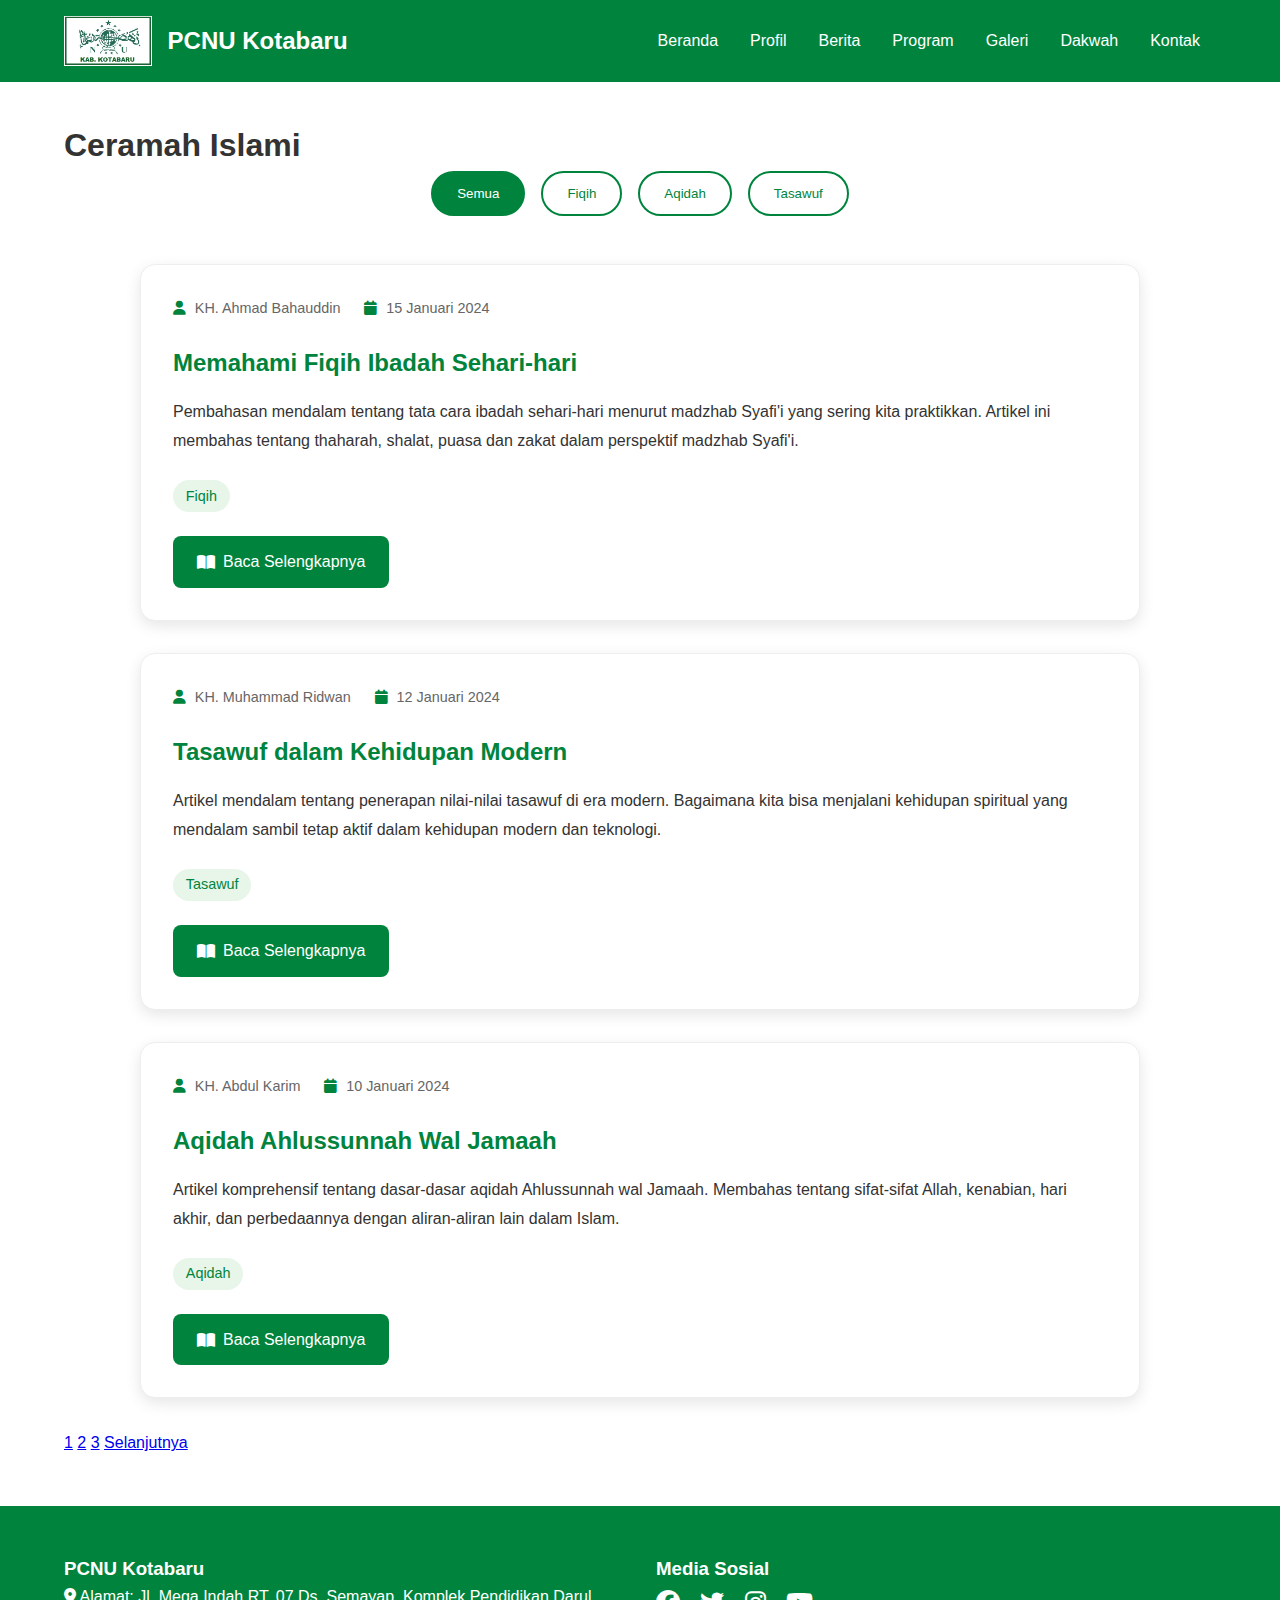
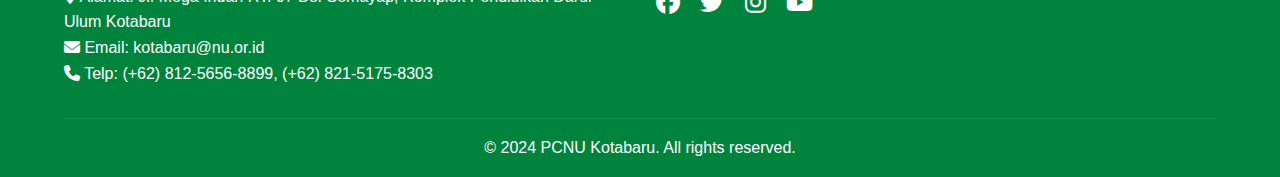
<file: dakwah.html>
<!DOCTYPE html>
<html lang="id">
<head>
    <meta charset="UTF-8">
    <meta name="viewport" content="width=device-width, initial-scale=1.0">
    <title>Dakwah - PCNU Kotabaru</title>
    <link rel="stylesheet" href="css/style.css">
    <link rel="stylesheet" href="https://cdnjs.cloudflare.com/ajax/libs/font-awesome/6.4.0/css/all.min.css">
</head>
<style>
    .dakwah-card {
        background: #fff;
        border-radius: 15px;
        overflow: hidden;
        box-shadow: 0 5px 15px rgba(0,0,0,0.1);
        transition: all 0.3s ease;
        margin-bottom: 2rem;
        border: 1px solid #eee;
    }

    .dakwah-card:hover {
        transform: translateY(-5px);
        box-shadow: 0 10px 30px rgba(0,0,0,0.15);
        border-color: var(--primary-color);
    }

    .dakwah-content {
        padding: 2rem;
    }

    .dakwah-meta {
        display: flex;
        align-items: center;
        gap: 1.5rem;
        margin-bottom: 1.5rem;
        color: #666;
        font-size: 0.9rem;
        flex-wrap: wrap;
    }

    .dakwah-meta i {
        color: var(--primary-color);
        margin-right: 0.3rem;
    }

    .dakwah-title {
        color: var(--primary-color);
        font-size: 1.5rem;
        margin-bottom: 1rem;
        font-weight: 600;
    }

    .dakwah-description {
        color: var(--text-color);
        margin-bottom: 1.5rem;
        line-height: 1.8;
        font-size: 1rem;
    }

    .dakwah-tags {
        display: flex;
        gap: 0.5rem;
        flex-wrap: wrap;
        margin-bottom: 1.5rem;
    }

    .dakwah-tag {
        background: #e8f5e9;
        color: var(--primary-color);
        padding: 0.3rem 0.8rem;
        border-radius: 20px;
        font-size: 0.9rem;
    }

    .watch-button {
        display: inline-flex;
        align-items: center;
        gap: 0.5rem;
        background: var(--primary-color);
        color: white;
        padding: 0.8rem 1.5rem;
        border-radius: 8px;
        text-decoration: none;
        font-weight: 500;
        transition: all 0.3s ease;
    }

    .watch-button:hover {
        background: #006c31;
        transform: translateY(-2px);
    }

    .dakwah-filter {
        display: flex;
        justify-content: center;
        gap: 1rem;
        margin-bottom: 3rem;
        flex-wrap: wrap;
    }

    .filter-btn {
        padding: 0.8rem 1.5rem;
        border: 2px solid var(--primary-color);
        background: transparent;
        color: var(--primary-color);
        border-radius: 30px;
        cursor: pointer;
        font-weight: 500;
        transition: all 0.3s ease;
    }

    .filter-btn.active,
    .filter-btn:hover {
        background: var(--primary-color);
        color: white;
    }

    .dakwah-container {
        max-width: 1000px;
        margin: 0 auto;
    }

    @media (max-width: 768px) {
        .dakwah-meta {
            gap: 1rem;
        }
        
        .dakwah-content {
            padding: 1.5rem;
        }

        .dakwah-title {
            font-size: 1.3rem;
        }

        .watch-button {
            width: 100%;
            justify-content: center;
        }
    }
</style>
<body>
    <header>
        <nav class="navbar">
            <div class="logo">
                <img src="img/logo.jpg" alt="Logo NU">
                <h1>PCNU Kotabaru</h1>
            </div>
            <ul class="nav-links">
                <li><a href="index.html">Beranda</a></li>
                <li><a href="profil.html">Profil</a></li>
                <li><a href="berita.html">Berita</a></li>
                <li><a href="program.html">Program</a></li>
                <li><a href="galeri.html">Galeri</a></li>
                <li><a href="dakwah.html">Dakwah</a></li>
                <li><a href="kontak.html">Kontak</a></li>
            </ul>
            <div class="hamburger">
                <span></span>
                <span></span>
                <span></span>
            </div>
        </nav>
    </header>

    <main class="page-content">
        <section class="dakwah-section">
            <h1>Ceramah Islami</h1>

            <div class="dakwah-filter">
                <button class="filter-btn active">Semua</button>
                <button class="filter-btn">Fiqih</button>
                <button class="filter-btn">Aqidah</button>
                <button class="filter-btn">Tasawuf</button>
            </div>

            <div class="dakwah-container">
                <div class="dakwah-card">
                    <div class="dakwah-content">
                        <div class="dakwah-meta">
                            <span><i class="fas fa-user"></i> KH. Ahmad Bahauddin</span>
                            <span><i class="fas fa-calendar"></i> 15 Januari 2024</span>
                        </div>
                        <h2 class="dakwah-title">Memahami Fiqih Ibadah Sehari-hari</h2>
                        <p class="dakwah-description">Pembahasan mendalam tentang tata cara ibadah sehari-hari menurut madzhab Syafi'i yang sering kita praktikkan. Artikel ini membahas tentang thaharah, shalat, puasa dan zakat dalam perspektif madzhab Syafi'i.</p>
                        <div class="dakwah-tags">
                            <span class="dakwah-tag">Fiqih</span>
                        </div>
                        <a href="#" class="watch-button">
                            <i class="fas fa-book-open"></i>
                            Baca Selengkapnya
                        </a>
                    </div>
                </div>

                <div class="dakwah-card">
                    <div class="dakwah-content">
                        <div class="dakwah-meta">
                            <span><i class="fas fa-user"></i> KH. Muhammad Ridwan</span>
                            <span><i class="fas fa-calendar"></i> 12 Januari 2024</span>
                        </div>
                        <h2 class="dakwah-title">Tasawuf dalam Kehidupan Modern</h2>
                        <p class="dakwah-description">Artikel mendalam tentang penerapan nilai-nilai tasawuf di era modern. Bagaimana kita bisa menjalani kehidupan spiritual yang mendalam sambil tetap aktif dalam kehidupan modern dan teknologi.</p>
                        <div class="dakwah-tags">
                            <span class="dakwah-tag">Tasawuf</span>
                        </div>
                        <a href="#" class="watch-button">
                            <i class="fas fa-book-open"></i>
                            Baca Selengkapnya
                        </a>
                    </div>
                </div>

                <div class="dakwah-card">
                    <div class="dakwah-content">
                        <div class="dakwah-meta">
                            <span><i class="fas fa-user"></i> KH. Abdul Karim</span>
                            <span><i class="fas fa-calendar"></i> 10 Januari 2024</span>
                        </div>
                        <h2 class="dakwah-title">Aqidah Ahlussunnah Wal Jamaah</h2>
                        <p class="dakwah-description">Artikel komprehensif tentang dasar-dasar aqidah Ahlussunnah wal Jamaah. Membahas tentang sifat-sifat Allah, kenabian, hari akhir, dan perbedaannya dengan aliran-aliran lain dalam Islam.</p>
                        <div class="dakwah-tags">
                            <span class="dakwah-tag">Aqidah</span>
                        </div>
                        <a href="#" class="watch-button">
                            <i class="fas fa-book-open"></i>
                            Baca Selengkapnya
                        </a>
                    </div>
                </div>
            </div>

            <div class="pagination">
                <a href="#" class="active">1</a>
                <a href="#">2</a>
                <a href="#">3</a>
                <a href="#" class="next">Selanjutnya</a>
            </div>
        </section>
    </main>

    <footer>
        <div class="footer-content">
            <div class="footer-section">
                <h3>PCNU Kotabaru</h3>
                <p><i class="fas fa-map-marker-alt"></i> Alamat: Jl. Mega Indah RT. 07 Ds. Semayap, Komplek Pendidikan Darul Ulum Kotabaru</p>
                <p><i class="fas fa-envelope"></i> Email: kotabaru@nu.or.id</p>
                <p><i class="fas fa-phone"></i> Telp: (+62) 812-5656-8899, (+62) 821-5175-8303</p>
            </div>

            <div class="footer-section">
                <h3>Media Sosial</h3>
                <div class="social-links">
                    <a href="#"><i class="fab fa-facebook"></i></a>
                    <a href="#"><i class="fab fa-twitter"></i></a>
                    <a href="#"><i class="fab fa-instagram"></i></a>
                    <a href="#"><i class="fab fa-youtube"></i></a>
                </div>
            </div>
        </div>
        <div class="footer-bottom">
            <p>&copy; 2024 PCNU Kotabaru. All rights reserved.</p>
        </div>
    </footer>

    <script src="js/main.js"></script>
    <script>
        // Mendapatkan semua tombol filter dan artikel
        const filterButtons = document.querySelectorAll('.filter-btn');
        const dakwahCards = document.querySelectorAll('.dakwah-card');

        // Menambahkan event listener untuk setiap tombol filter
        filterButtons.forEach(button => {
            button.addEventListener('click', () => {
                // Menghapus kelas active dari semua tombol
                filterButtons.forEach(btn => btn.classList.remove('active'));
                // Menambahkan kelas active ke tombol yang diklik
                button.classList.add('active');

                // Mendapatkan kategori yang dipilih
                const selectedCategory = button.textContent.toLowerCase();

                // Filter artikel berdasarkan kategori
                dakwahCards.forEach(card => {
                    const tags = Array.from(card.querySelectorAll('.dakwah-tag'))
                                    .map(tag => tag.textContent.toLowerCase());
                    
                    if (selectedCategory === 'semua' || tags.includes(selectedCategory)) {
                        card.style.display = 'block';
                        // Animasi fade in
                        card.style.opacity = '0';
                        setTimeout(() => {
                            card.style.opacity = '1';
                        }, 50);
                    } else {
                        card.style.display = 'none';
                    }
                });
            });
        });

        // Menambahkan transisi untuk animasi
        dakwahCards.forEach(card => {
            card.style.transition = 'opacity 0.3s ease';
        });
    </script>
</body>
</html>
</file>
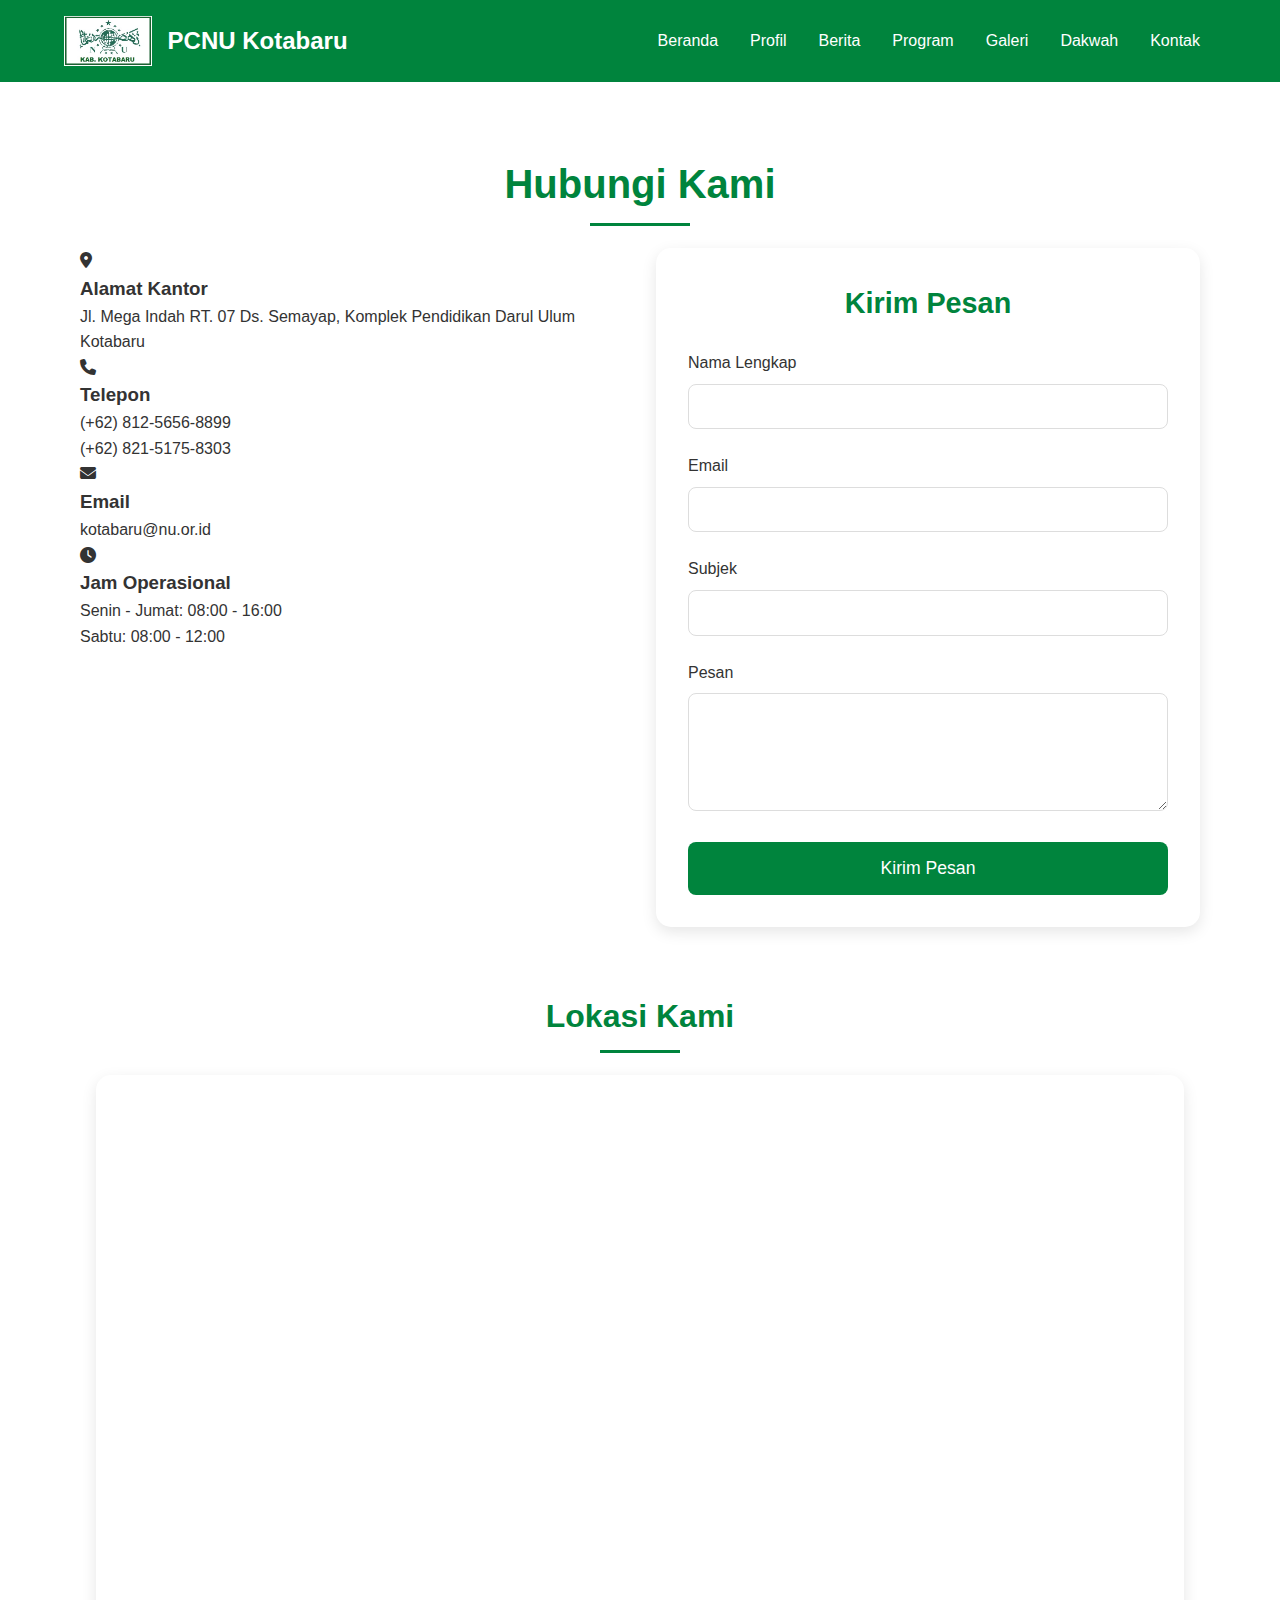
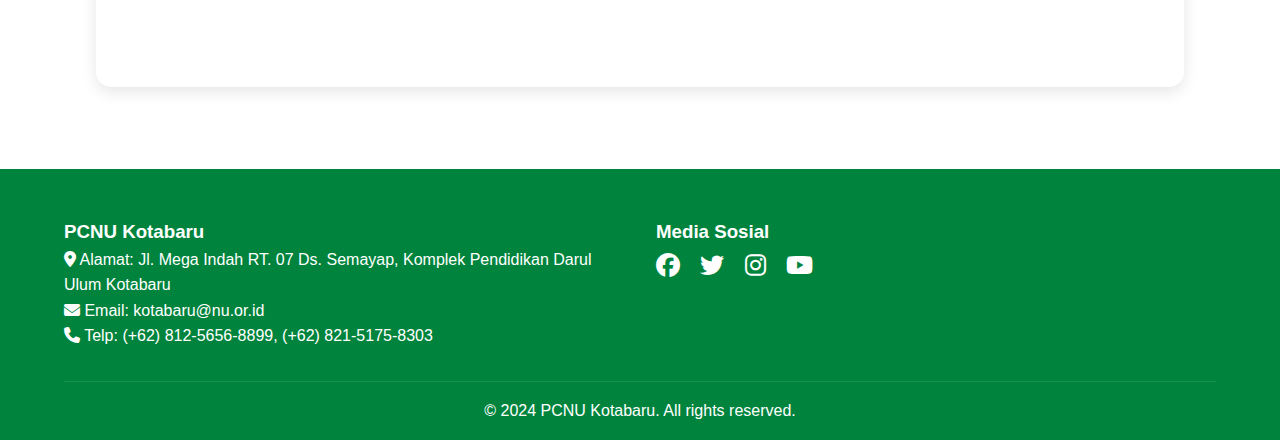
<file: kontak.html>
<!DOCTYPE html>
<html lang="id">
<head>
    <meta charset="UTF-8">
    <meta name="viewport" content="width=device-width, initial-scale=1.0">
    <title>Kontak - PCNU Kotabaru</title>
    <link rel="stylesheet" href="css/style.css">
    <link rel="stylesheet" href="https://cdnjs.cloudflare.com/ajax/libs/font-awesome/6.4.0/css/all.min.css">
</head>
<body>
    <header>
        <nav class="navbar">
            <div class="logo">
                <img src="img/logo.jpg" alt="Logo NU">
                <h1>PCNU Kotabaru</h1>
            </div>
            <ul class="nav-links">
                <li><a href="index.html">Beranda</a></li>
                <li><a href="profil.html">Profil</a></li>
                <li><a href="berita.html">Berita</a></li>
                <li><a href="program.html">Program</a></li>
                <li><a href="galeri.html">Galeri</a></li>
                <li><a href="dakwah.html">Dakwah</a></li>
                <li><a href="kontak.html">Kontak</a></li>
            </ul>
            <div class="hamburger">
                <span></span>
                <span></span>
                <span></span>
            </div>
        </nav>
    </header>

    <main class="page-content">
        <section class="kontak-section">
            <h1>Hubungi Kami</h1>
            
            <div class="kontak-container">
                <div class="kontak-info">
                    <div class="info-item">
                        <i class="fas fa-map-marker-alt"></i>
                        <div class="info-detail">
                            <h3>Alamat Kantor</h3>
                            <p>Jl. Mega Indah RT. 07 Ds. Semayap, Komplek Pendidikan Darul Ulum Kotabaru</p>
                        </div>
                    </div>

                    <div class="info-item">
                        <i class="fas fa-phone"></i>
                        <div class="info-detail">
                            <h3>Telepon</h3>
                            <p>(+62) 812-5656-8899</p>
                            <p>(+62) 821-5175-8303</p>
                        </div>
                    </div>

                    <div class="info-item">
                        <i class="fas fa-envelope"></i>
                        <div class="info-detail">
                            <h3>Email</h3>
                            <p>kotabaru@nu.or.id</p>
                        </div>
                    </div>

                    <div class="info-item">
                        <i class="fas fa-clock"></i>
                        <div class="info-detail">
                            <h3>Jam Operasional</h3>
                            <p>Senin - Jumat: 08:00 - 16:00</p>
                            <p>Sabtu: 08:00 - 12:00</p>
                        </div>
                    </div>
                </div>

                <div class="kontak-form">
                    <h2>Kirim Pesan</h2>
                    <form id="kontakForm" onsubmit="return handleSubmit(event)">
                        <div class="form-group">
                            <label for="nama">Nama Lengkap</label>
                            <input type="text" id="nama" name="nama" required>
                        </div>

                        <div class="form-group">
                            <label for="email">Email</label>
                            <input type="email" id="email" name="email" required>
                        </div>

                        <div class="form-group">
                            <label for="subjek">Subjek</label>
                            <input type="text" id="subjek" name="subjek" required>
                        </div>

                        <div class="form-group">
                            <label for="pesan">Pesan</label>
                            <textarea id="pesan" name="pesan" rows="5" required></textarea>
                        </div>

                        <button type="submit" class="submit-btn">Kirim Pesan</button>
                    </form>
                </div>
            </div>

            <div class="maps-container">
                <h2>Lokasi Kami</h2>
                <div class="google-maps">
                    <!-- Ganti src dengan URL Google Maps PCNU Kotabaru -->
                    <iframe src="https://www.google.com/maps/embed?pb=!1m18!1m12!1m3!1d248.96275211832156!2d116.22055883719084!3d-3.2493271997671913!2m3!1f0!2f0!3f0!3m2!1i1024!2i768!4f13.1!3m3!1m2!1s0x2def312314ed0c53%3A0x80bccb17a3757327!2sGedung%20NU%20Kabupaten%20Kotabaru!5e0!3m2!1sid!2sid!4v1745467878042!5m2!1sid!2sid" width="600" height="450" style="border:0;" allowfullscreen="" loading="lazy" referrerpolicy="no-referrer-when-downgrade"></iframe>
            </div>
        </section>
    </main>

    <footer>
        <div class="footer-content">
            <div class="footer-section">
                <h3>PCNU Kotabaru</h3>
                <p><i class="fas fa-map-marker-alt"></i> Alamat: Jl. Mega Indah RT. 07 Ds. Semayap, Komplek Pendidikan Darul Ulum Kotabaru</p>
                <p><i class="fas fa-envelope"></i> Email: kotabaru@nu.or.id</p>
                <p><i class="fas fa-phone"></i> Telp: (+62) 812-5656-8899, (+62) 821-5175-8303</p>
            </div>

            <div class="footer-section">
                <h3>Media Sosial</h3>
                <div class="social-links">
                    <a href="#"><i class="fab fa-facebook"></i></a>
                    <a href="#"><i class="fab fa-twitter"></i></a>
                    <a href="#"><i class="fab fa-instagram"></i></a>
                    <a href="#"><i class="fab fa-youtube"></i></a>
                </div>
            </div>
        </div>
        <div class="footer-bottom">
            <p>&copy; 2024 PCNU Kotabaru. All rights reserved.</p>
        </div>
    </footer>

    <script src="js/main.js"></script>
    <script src="js/kontak.js"></script>
</body>
</html>
</file>
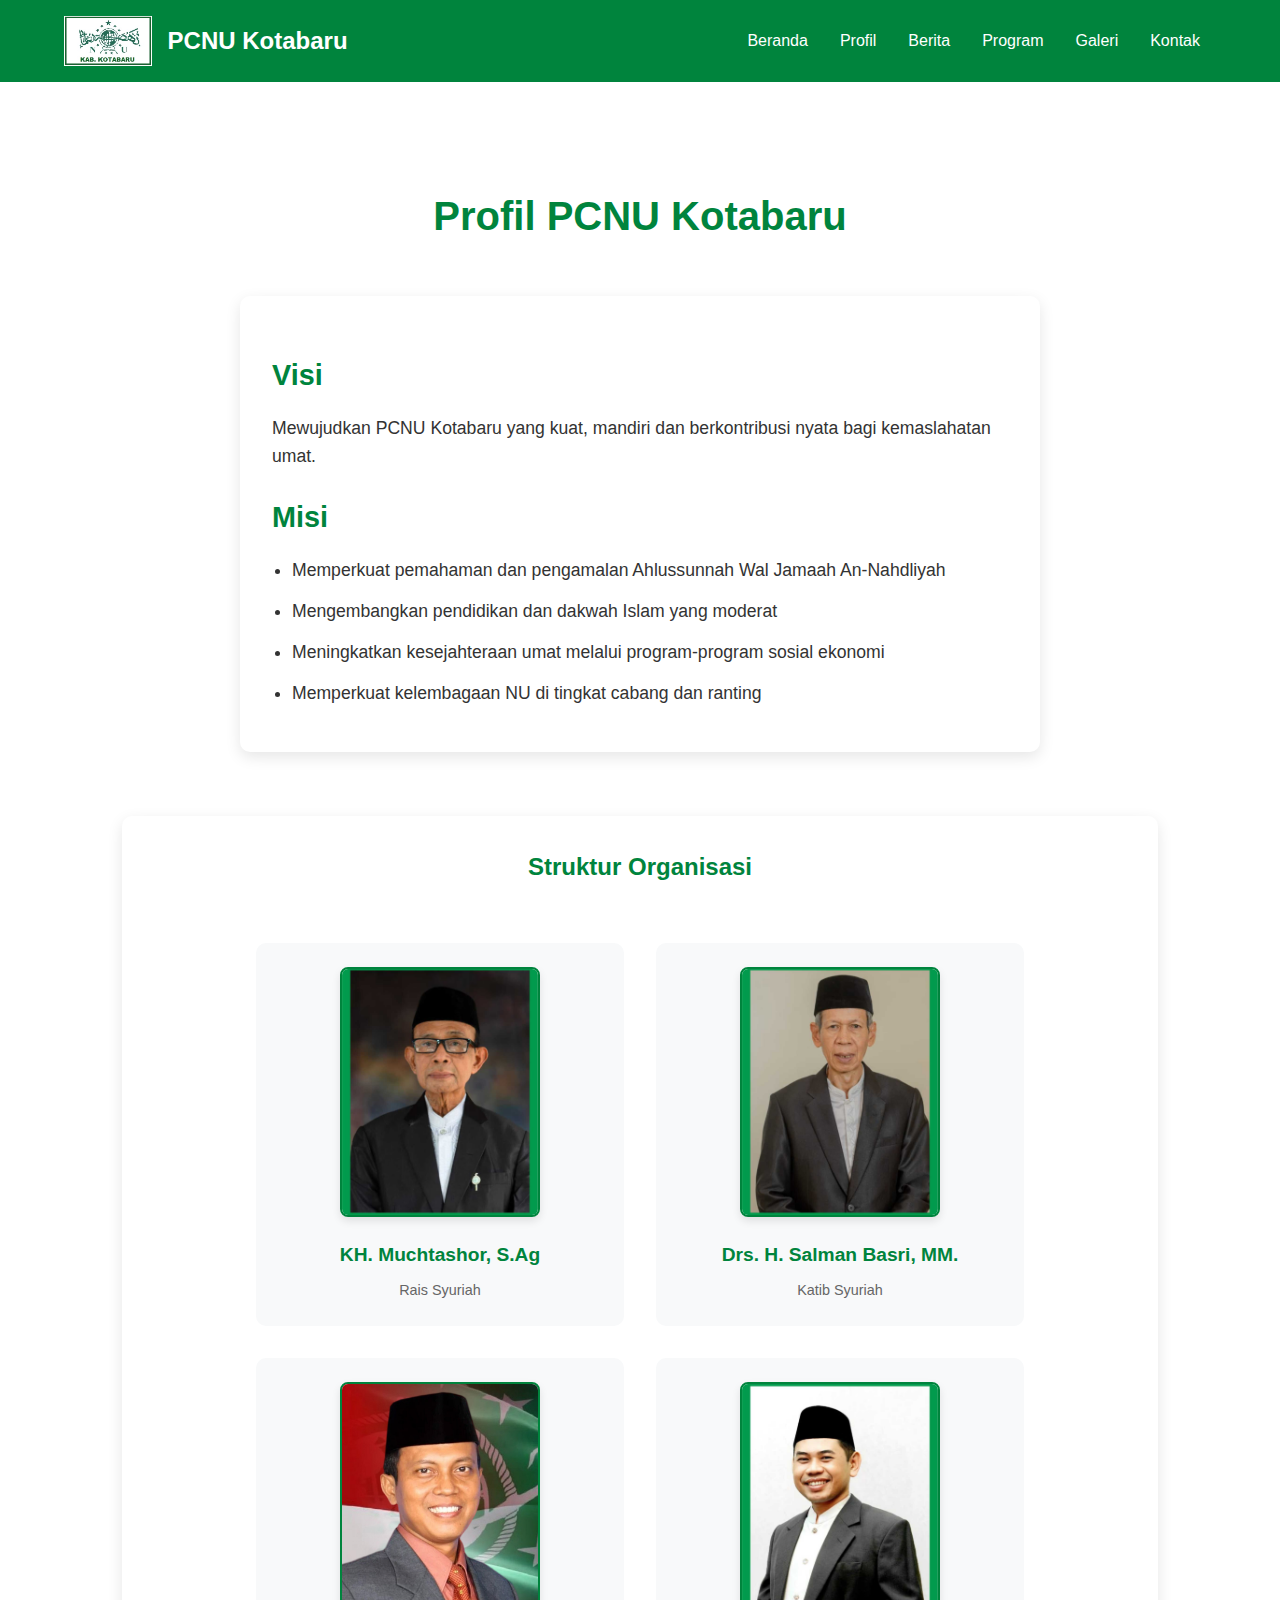
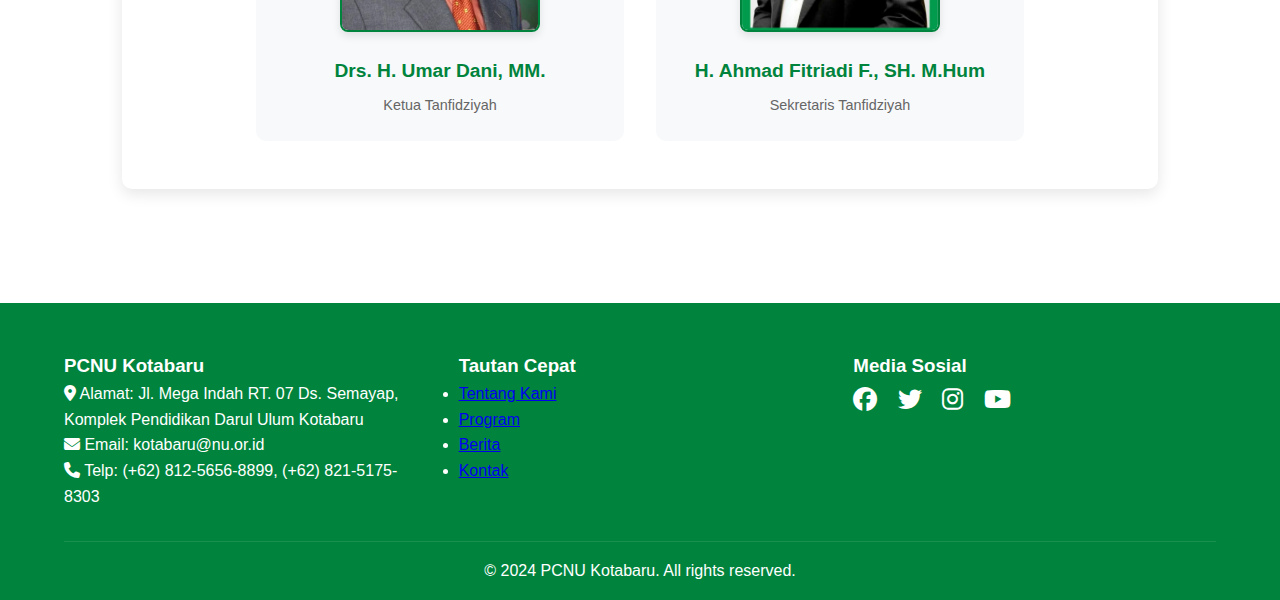
<file: profil.html>
<!DOCTYPE html>
<html lang="id">
<head>
    <meta charset="UTF-8">
    <meta name="viewport" content="width=device-width, initial-scale=1.0">
    <title>Profil - PCNU Kotabaru</title>
    <link rel="stylesheet" href="css/style.css">
    <link rel="stylesheet" href="https://cdnjs.cloudflare.com/ajax/libs/font-awesome/6.4.0/css/all.min.css">
</head>
<body>
    <header>
        <nav class="navbar">
            <div class="logo">
                <img src="img/logo.jpg" alt="Logo NU">
                <h1>PCNU Kotabaru</h1>
            </div>
            <ul class="nav-links">
                <li><a href="index.html">Beranda</a></li>
                <li><a href="profil.html">Profil</a></li>
                <li><a href="berita.html">Berita</a></li>
                <li><a href="program.html">Program</a></li>
                <li><a href="galeri.html">Galeri</a></li>
                <li><a href="kontak.html">Kontak</a></li>
            </ul>
            <div class="hamburger">
                <span></span>
                <span></span>
                <span></span>
            </div>
        </nav>
    </header>

    <main class="page-content">
        <section class="profil-section">
            <h1>Profil PCNU Kotabaru</h1>
            
            <div class="visi-misi">
                <h2>Visi</h2>
                <p>Mewujudkan PCNU Kotabaru yang kuat, mandiri dan berkontribusi nyata bagi kemaslahatan umat.</p>

                <h2>Misi</h2>
                <ul>
                    <li>Memperkuat pemahaman dan pengamalan Ahlussunnah Wal Jamaah An-Nahdliyah</li>
                    <li>Mengembangkan pendidikan dan dakwah Islam yang moderat</li>
                    <li>Meningkatkan kesejahteraan umat melalui program-program sosial ekonomi</li>
                    <li>Memperkuat kelembagaan NU di tingkat cabang dan ranting</li>
                </ul>
            </div>

            <div class="struktur-organisasi">
                <h2>Struktur Organisasi</h2>
                <div class="pengurus-container">
                    <div class="pengurus-card">
                        <img src="img/rais.jpg" alt="Rais Syuriah PCNU">
                        <h3>KH. Muchtashor, S.Ag</h3>
                        <p>Rais Syuriah</p>
                    </div>
                    <div class="pengurus-card">
                        <img src="img/katib.jpg" alt="Katib Syuriah PCNU">
                        <h3>Drs. H. Salman Basri, MM.</h3>
                        <p>Katib Syuriah</p>
                    </div>
                    <div class="pengurus-card">
                        <img src="img/ketua.jpg" alt="Ketua Tanfidziyah PCNU">
                        <h3>Drs. H. Umar Dani, MM.</h3>
                        <p>Ketua Tanfidziyah</p>
                    </div>
                    <div class="pengurus-card">
                        <img src="img/sekretaris.jpg" alt="Sekretaris Tanfidziyah PCNU">
                        <h3>H. Ahmad Fitriadi F., SH. M.Hum</h3>
                        <p>Sekretaris Tanfidziyah</p>
                    </div>
                </div>
            </div>
        </section>
    </main>

    <footer>
        <div class="footer-content">
            <div class="footer-section">
                <h3>PCNU Kotabaru</h3>
                <p><i class="fas fa-map-marker-alt"></i> Alamat: Jl. Mega Indah RT. 07 Ds. Semayap, Komplek Pendidikan Darul Ulum Kotabaru</p>
                <p><i class="fas fa-envelope"></i> Email: kotabaru@nu.or.id</p>
                <p><i class="fas fa-phone"></i> Telp: (+62) 812-5656-8899, (+62) 821-5175-8303</p>
            </div>
            <div class="footer-section">
                <h3>Tautan Cepat</h3>
                <ul>
                    <li><a href="profil.html">Tentang Kami</a></li>
                    <li><a href="program.html">Program</a></li>
                    <li><a href="berita.html">Berita</a></li>
                    <li><a href="kontak.html">Kontak</a></li>
                </ul>
            </div>
            <div class="footer-section">
                <h3>Media Sosial</h3>
                <div class="social-links">
                    <a href="#"><i class="fab fa-facebook"></i></a>
                    <a href="#"><i class="fab fa-twitter"></i></a>
                    <a href="#"><i class="fab fa-instagram"></i></a>
                    <a href="#"><i class="fab fa-youtube"></i></a>
                </div>
            </div>
        </div>
        <div class="footer-bottom">
            <p>&copy; 2024 PCNU Kotabaru. All rights reserved.</p>
        </div>
    </footer>
    <!-- Salin footer dari index.html -->
    <script src="js/main.js"></script>
</body>
</html>
</file>
<file: css/style.css>
:root {
    --primary-color: #00843D;
    --secondary-color: #ffffff;
    --text-color: #333333;
    --accent-color: #F7C035;
}

* {
    margin: 0;
    padding: 0;
    box-sizing: border-box;
}

body {
    font-family: 'Arial', sans-serif;
    line-height: 1.6;
    color: var(--text-color);
}

/* Navbar Styles */
.navbar {
    background-color: var(--primary-color);
    padding: 1rem 5%;
    display: flex;
    justify-content: space-between;
    align-items: center;
    position: fixed;
    width: 100%;
    top: 0;
    z-index: 1000;
}

.logo {
    display: flex;
    align-items: center;
}

.logo img {
    height: 50px;
    margin-right: 1rem;
}

.logo h1 {
    color: var(--secondary-color);
    font-size: 1.5rem;
}

.nav-links {
    display: flex;
    list-style: none;
}

.nav-links li a {
    color: var(--secondary-color);
    text-decoration: none;
    padding: 0.5rem 1rem;
    transition: 0.3s;
}

.nav-links li a:hover {
    color: var(--accent-color);
}

/* Hero Section */
#hero {
    height: 100vh;
    background-image: linear-gradient(rgba(0,0,0,0.5), rgba(0,0,0,0.5)), url('../images/hero-bg.jpg');
    background-size: cover;
    background-position: center;
    display: flex;
    align-items: center;
    justify-content: center;
    text-align: center;
    color: var(--secondary-color);
    padding-top: 80px;
}

.hero-content h1 {
    font-size: 3rem;
    margin-bottom: 1rem;
}

/* News Section */
#berita-terkini,
#program-unggulan,
#galeri-preview {
    padding: 4rem 5%;
}

.berita-grid {
    display: grid;
    grid-template-columns: repeat(auto-fit, minmax(300px, 1fr));
    gap: 2rem;
    margin-top: 2rem;
}

/* Footer Styles */
footer {
    background-color: var(--primary-color);
    color: var(--secondary-color);
    padding: 3rem 5% 1rem;
}

.footer-content {
    display: grid;
    grid-template-columns: repeat(auto-fit, minmax(250px, 1fr));
    gap: 2rem;
}

.social-links a {
    color: var(--secondary-color);
    font-size: 1.5rem;
    margin-right: 1rem;
    transition: 0.3s;
}

.social-links a:hover {
    color: var(--accent-color);
}

.footer-bottom {
    text-align: center;
    margin-top: 2rem;
    padding-top: 1rem;
    border-top: 1px solid rgba(255,255,255,0.1);
}

/* Responsive Design */
@media (max-width: 768px) {
    .nav-links {
        display: none;
    }
    
    .hamburger {
        display: block;
        cursor: pointer;
    }
    
    .hamburger span {
        display: block;
        width: 25px;
        height: 3px;
        background-color: var(--secondary-color);
        margin: 5px 0;
        transition: 0.3s;
    }
}

/* Tambahkan di bawah CSS yang sudah ada */

/* Halaman Profil */
.page-content {
    padding: 120px 5% 50px;
}

/* Profile Section Styles */
.profil-section {
    padding: 4rem 5%;
}

.profil-section h1 {
    font-size: 2.5rem;
    margin-bottom: 2rem;
    color: var(--primary-color);
    text-align: center;
    position: relative;
}

.profil-section h1::after {
    content: '';
    position: absolute;
    bottom: -10px;
    left: 50%;
    transform: translateX(-50%);
    width: 100px;
    height: 3px;
    background: var(--secondary-color);
}

.visi-misi {
    max-width: 800px;
    margin: 3rem auto;
    padding: 2rem;
    background: var(--light-color);
    border-radius: 10px;
    box-shadow: 0 5px 15px rgba(0,0,0,0.1);
}

.visi-misi h2 {
    color: var(--primary-color);
    font-size: 1.8rem;
    margin: 1.5rem 0 1rem;
}

.visi-misi p,
.visi-misi ul {
    font-size: 1.1rem;
    line-height: 1.6;
}

.visi-misi ul {
    padding-left: 1.5rem;
    margin-top: 1rem;
}

.visi-misi ul li {
    margin-bottom: 0.8rem;
}

.visi-misi ul {
    padding-left: 20px;
}

.struktur-organisasi {
    margin-top: 4rem;
    padding: 2rem;
    background: var(--light-color);
    border-radius: 10px;
    box-shadow: 0 5px 15px rgba(0,0,0,0.1);
}

.struktur-organisasi h2 {
    text-align: center;
    color: var(--primary-color);
    margin-bottom: 2.5rem;
    position: relative;
}

.struktur-organisasi h2::after {
    content: '';
    position: absolute;
    bottom: -10px;
    left: 50%;
    transform: translateX(-50%);
    width: 80px;
    height: 3px;
    background: var(--secondary-color);
}

.pengurus-container {
    display: grid;
    grid-template-columns: repeat(2, 1fr);
    gap: 2rem;
    max-width: 800px;
    margin: 0 auto;
    padding: 1rem;
}

.pengurus-card {
    text-align: center;
    padding: 1.5rem;
    background: #f8f9fa;
    border-radius: 10px;
    transition: all 0.3s ease;
}

@media (max-width: 768px) {
    .pengurus-container {
        grid-template-columns: 1fr;
        gap: 1.5rem;
    }
}
.pengurus-card:hover {
    transform: translateY(-5px);
    box-shadow: 0 10px 20px rgba(0,0,0,0.1);
}

.pengurus-card img {
    width: 200px;
    height: 250px;
    border-radius: 8px;
    object-fit: cover;
    margin-bottom: 1rem;
    border: 2px solid var(--primary-color);
    box-shadow: 0 4px 8px rgba(0,0,0,0.1);
}

@media (max-width: 768px) {
    .pengurus-card img {
        width: 160px;
        height: 200px;
    }
}
.pengurus-card h3 {
    color: var(--primary-color);
    font-size: 1.2rem;
    margin-bottom: 0.5rem;
}

.pengurus-card p {
    color: #666;
    font-size: 0.9rem;
}

@media (max-width: 768px) {
    .struktur-organisasi {
        padding: 1.5rem;
        margin-top: 3rem;
    }

    .pengurus-container {
        grid-template-columns: 1fr;
        gap: 1.5rem;
    }

    .pengurus-card img {
        width: 120px;
        height: 120px;
    }
}
/* Halaman Berita */
.berita-container {
    display: grid;
    grid-template-columns: repeat(auto-fit, minmax(300px, 1fr));
    gap: 2rem;
}

.berita-item {
    border: 1px solid #ddd;
    border-radius: 10px;
    overflow: hidden;
}

.berita-item img {
    width: 100%;
    height: 200px;
    object-fit: cover;
}

.berita-content {
    padding: 1.5rem;
}

.tanggal {
    color: #666;
    font-size: 0.9rem;
    margin: 0.5rem 0;
}

.baca-selengkapnya {
    display: inline-block;
    color: var(--primary-color);
    text-decoration: none;
    margin-top: 1rem;
    font-weight: bold;
}

.baca-selengkapnya:hover {
    text-decoration: underline;
}

/* Galeri Styles */
.galeri-section {
    padding: 4rem 2rem;
    max-width: 1200px;
    margin: 0 auto;
}

.galeri-section h1 {
    text-align: center;
    color: var(--primary-color);
    font-size: 2.5rem;
    margin-bottom: 2rem;
    position: relative;
}

.galeri-section h1::after {
    content: '';
    position: absolute;
    bottom: -10px;
    left: 50%;
    transform: translateX(-50%);
    width: 100px;
    height: 3px;
    background: var(--primary-color);
}

.galeri-filter {
    display: flex;
    justify-content: center;
    gap: 1rem;
    margin-bottom: 3rem;
    flex-wrap: wrap;
}

.filter-btn {
    padding: 0.8rem 1.5rem;
    border: 2px solid var(--primary-color);
    background: transparent;
    color: var(--primary-color);
    border-radius: 30px;
    cursor: pointer;
    font-weight: 500;
    transition: all 0.3s ease;
}

.filter-btn.active,
.filter-btn:hover {
    background: var(--primary-color);
    color: white;
}

.galeri-container {
    display: grid;
    grid-template-columns: repeat(auto-fill, minmax(300px, 1fr));
    gap: 2rem;
    padding: 0 1rem;
}

.galeri-item {
    position: relative;
    border-radius: 15px;
    overflow: hidden;
    box-shadow: 0 5px 15px rgba(0,0,0,0.1);
    transition: transform 0.3s ease;
    aspect-ratio: 1;
}

.galeri-item:hover {
    transform: translateY(-10px);
}

.galeri-item img {
    width: 100%;
    height: 100%;
    object-fit: cover;
    transition: transform 0.5s ease;
}

.galeri-item:hover img {
    transform: scale(1.1);
}

.galeri-overlay {
    position: absolute;
    bottom: 0;
    left: 0;
    right: 0;
    background: linear-gradient(to top, rgba(0,0,0,0.8), transparent);
    padding: 2rem 1.5rem;
    color: white;
    transform: translateY(100%);
    transition: transform 0.3s ease;
}

.galeri-item:hover .galeri-overlay {
    transform: translateY(0);
}

.galeri-overlay h3 {
    font-size: 1.2rem;
    margin-bottom: 0.5rem;
}

.galeri-overlay p {
    font-size: 0.9rem;
    opacity: 0.9;
}

@media (max-width: 768px) {
    .galeri-section {
        padding: 3rem 1rem;
    }

    .galeri-section h1 {
        font-size: 2rem;
    }

    .galeri-filter {
        gap: 0.5rem;
    }

    .filter-btn {
        padding: 0.6rem 1.2rem;
        font-size: 0.9rem;
    }

    .galeri-container {
        grid-template-columns: repeat(auto-fill, minmax(250px, 1fr));
        gap: 1.5rem;
    }
}

/* Program Styles */
.program-section {
    padding: 2rem 5%;
}

.program-kategori {
    display: grid;
    grid-template-columns: repeat(2, 1fr);
    gap: 2.5rem;
    max-width: 1200px;
    margin: 3rem auto;
    padding: 0 2rem;
}

.program-card {
    background: #ffffff;
    padding: 2.5rem;
    border-radius: 15px;
    box-shadow: 0 5px 20px rgba(0,0,0,0.1);
    transition: all 0.3s ease;
    border: 2px solid transparent;
}

.program-card:hover {
    transform: translateY(-10px);
    border-color: var(--primary-color);
    box-shadow: 0 15px 30px rgba(0,132,61,0.2);
}

.program-icon {
    text-align: center;
    margin-bottom: 2rem;
}

.program-icon i {
    font-size: 3.5rem;
    color: var(--primary-color);
    transition: transform 0.3s ease;
}

.program-card:hover .program-icon i {
    transform: scale(1.1);
}

.program-card h2 {
    color: var(--primary-color);
    font-size: 1.8rem;
    margin-bottom: 1.5rem;
    text-align: center;
}

.program-card ul {
    list-style: none;
    padding: 0;
}

.program-card ul li {
    padding: 0.8rem 0;
    border-bottom: 1px solid #eee;
    color: var(--text-color);
    font-size: 1.1rem;
}

.program-card ul li:last-child {
    border-bottom: none;
}

@media (max-width: 768px) {
    .program-kategori {
        grid-template-columns: 1fr;
        gap: 2rem;
        padding: 0 1.5rem;
    }

    .program-card {
        padding: 2rem;
    }

    .program-icon i {
        font-size: 3rem;
    }

    .program-card h2 {
        font-size: 1.5rem;
    }
}

.program-slider {
    display: grid;
    grid-template-columns: repeat(2, 1fr);
    gap: 2rem;
    max-width: 1200px;
    margin: 0 auto;
    padding: 0 2rem;
}

@media (max-width: 768px) {
    .program-kategori,
    .program-slider {
        grid-template-columns: 1fr;
        gap: 1.5rem;
    }
}

/* Kontak Styles */
.kontak-section {
    padding: 2rem 1rem;
    max-width: 1200px;
    margin: 0 auto;
}

.kontak-section h1 {
    text-align: center;
    color: var(--primary-color);
    font-size: 2.5rem;
    margin-bottom: 2rem;
    position: relative;
}

.kontak-section h1::after {
    content: '';
    position: absolute;
    bottom: -10px;
    left: 50%;
    transform: translateX(-50%);
    width: 100px;
    height: 3px;
    background: var(--primary-color);
}

.kontak-container {
    display: grid;
    grid-template-columns: 1fr 1fr;
    gap: 2rem;
    margin-bottom: 3rem;
}

.kontak-form {
    background: #fff;
    padding: 2rem;
    border-radius: 15px;
    box-shadow: 0 5px 15px rgba(0,0,0,0.1);
}

.kontak-form h2 {
    color: var(--primary-color);
    font-size: 1.8rem;
    margin-bottom: 1.5rem;
    text-align: center;
}

.form-group {
    margin-bottom: 1.5rem;
}

.form-group label {
    display: block;
    margin-bottom: 0.5rem;
    color: #333;
    font-weight: 500;
}

.form-group input,
.form-group textarea {
    width: 100%;
    padding: 0.8rem;
    border: 1px solid #ddd;
    border-radius: 8px;
    font-size: 1rem;
    transition: border-color 0.3s ease;
}

.form-group input:focus,
.form-group textarea:focus {
    outline: none;
    border-color: var(--primary-color);
}

.submit-btn {
    width: 100%;
    padding: 1rem;
    background: var(--primary-color);
    color: white;
    border: none;
    border-radius: 8px;
    font-size: 1.1rem;
    font-weight: 500;
    cursor: pointer;
    transition: all 0.3s ease;
}

.submit-btn:hover {
    background: #006c31;
    transform: translateY(-2px);
}

@media (max-width: 768px) {
    .kontak-section {
        padding: 1.5rem 1rem;
    }

    .kontak-section h1 {
        font-size: 2rem;
    }

    .kontak-container {
        grid-template-columns: 1fr;
        gap: 2rem;
    }

    .kontak-form {
        padding: 1.5rem;
    }

    .kontak-form h2 {
        font-size: 1.5rem;
    }

    .form-group {
        margin-bottom: 1rem;
    }

    .form-group input,
    .form-group textarea {
        padding: 0.7rem;
        font-size: 0.9rem;
    }

    .submit-btn {
        padding: 0.8rem;
        font-size: 1rem;
    }

    .info-item {
        padding: 0.8rem;
    }

    .info-item i {
        font-size: 1.2rem;
    }

    .info-detail h3 {
        font-size: 1.1rem;
    }

    .info-detail p {
        font-size: 0.9rem;
    }
}

/* Maps Container Styles */
.maps-container {
    margin-top: 4rem;
    padding: 0 1rem;
}

.maps-container h2 {
    text-align: center;
    color: var(--primary-color);
    font-size: 2rem;
    margin-bottom: 2rem;
    position: relative;
}

.maps-container h2::after {
    content: '';
    position: absolute;
    bottom: -10px;
    left: 50%;
    transform: translateX(-50%);
    width: 80px;
    height: 3px;
    background: var(--primary-color);
}

.google-maps {
    position: relative;
    width: 100%;
    padding-bottom: 56.25%; /* 16:9 Aspect Ratio */
    height: 0;
    overflow: hidden;
    border-radius: 15px;
    box-shadow: 0 5px 15px rgba(0,0,0,0.1);
}

.google-maps iframe {
    position: absolute;
    top: 0;
    left: 0;
    width: 100%;
    height: 100%;
    border: none;
}

@media (max-width: 768px) {
    .maps-container {
        margin-top: 3rem;
    }

    .maps-container h2 {
        font-size: 1.8rem;
    }
}

#berita-terkini,
#program-unggulan,
#galeri-preview,
#highlight {
    .berita-section {
        padding: 5rem 0;
        max-width: 1200px;
        margin: 0 auto;
        background: linear-gradient(rgba(255,255,255,0.95), rgba(255,255,255,0.95)), url('../images/pattern-bg.png');
    }
    
    .berita-section h1 {
        font-size: 2.8rem;
        color: var(--primary-color);
        text-align: center;
        margin-bottom: 3.5rem;
        position: relative;
        font-weight: 700;
        text-transform: uppercase;
        letter-spacing: 1px;
    }
    
    .berita-section h1::after {
        content: '';
        position: absolute;
        bottom: -15px;
        left: 50%;
        transform: translateX(-50%);
        width: 120px;
        height: 4px;
        background: var(--primary-color);
        border-radius: 2px;
    }
    
    .berita-grid {
        display: grid;
        grid-template-columns: repeat(2, 1fr);
        gap: 3rem;
        padding: 0 2rem;
        margin-bottom: 4rem;
    }
    
    .berita-card {
        background: #ffffff;
        border-radius: 15px;
        overflow: hidden;
        box-shadow: 0 10px 30px rgba(0,0,0,0.08);
        transition: all 0.4s ease;
        border: 1px solid rgba(0,0,0,0.05);
    }
    
    .berita-card:hover {
        transform: translateY(-10px);
        box-shadow: 0 15px 40px rgba(0,132,61,0.15);
    }
    
    .pagination {
        display: flex;
        justify-content: center;
        gap: 1rem;
        margin-top: 3rem;
    }
    
    .pagination a {
        padding: 0.8rem 1.5rem;
        border: 2px solid var(--primary-color);
        border-radius: 8px;
        color: var(--primary-color);
        text-decoration: none;
        transition: all 0.3s ease;
        font-weight: 600;
    }
    
    .pagination a.active,
    .pagination a:hover {
        background: var(--primary-color);
        color: white;
    }
    
    .pagination a.next {
        padding: 0.8rem 2rem;
    }
    
    @media (max-width: 992px) {
        .berita-section {
            padding: 4rem 0;
        }
    
        .berita-section h1 {
            font-size: 2.4rem;
        }
    }
    
    @media (max-width: 768px) {
        .berita-grid {
            grid-template-columns: 1fr;
            gap: 2rem;
            padding: 0 1.5rem;
        }
    
        .berita-section h1 {
            font-size: 2rem;
            margin-bottom: 2.5rem;
        }
    
        .pagination {
            flex-wrap: wrap;
        }
    }
}

.highlight-container {
    max-width: 1200px;
    margin: 0 auto;
    display: grid;
    grid-template-columns: repeat(3, 1fr);
    gap: 2.5rem;
    padding: 0 2rem;
}

.highlight-item {
    background: var(--light-color);
    padding: 2.5rem 2rem;
    border-radius: 15px;
    text-align: center;
    box-shadow: 0 10px 30px rgba(0,0,0,0.1);
    transition: all 0.4s ease;
    border: 2px solid transparent;
}

.highlight-item:hover {
    transform: translateY(-15px);
    border-color: var(--primary-color);
    box-shadow: 0 15px 40px rgba(0,132,61,0.2);
}

.highlight-item i {
    font-size: 3.5rem;
    color: var(--primary-color);
    margin-bottom: 1.5rem;
    transition: transform 0.4s ease;
}

.highlight-item:hover i {
    transform: scale(1.2);
}

.highlight-item h3 {
    color: var(--primary-color);
    font-size: 1.5rem;
    margin-bottom: 1rem;
    font-weight: 600;
}

.highlight-item p {
    color: var(--text-color);
    font-size: 1.1rem;
    line-height: 1.6;
}

@media (max-width: 992px) {
    .highlight-container {
        grid-template-columns: repeat(2, 1fr);
    }
}

@media (max-width: 768px) {
    #highlight {
        padding: 4rem 0;
        margin-top: -30px;
    }

    .highlight-container {
        grid-template-columns: 1fr;
        gap: 2rem;
    }

    .highlight-item {
        padding: 2rem 1.5rem;
    }

    .highlight-item i {
        font-size: 3rem;
    }

    .highlight-item h3 {
        font-size: 1.3rem;
    }

    .highlight-item p {
        font-size: 1rem;
    }
}

/* Main Content Sections */
main section {
    position: relative;
    overflow: hidden;
}

/* Hero Section */
#hero {
    min-height: 100vh;
    background: linear-gradient(rgba(0,0,0,0.7), rgba(0,0,0,0.7)), url('../img/hero-bg.jpg');
    background-size: cover;
    background-position: center;
    background-attachment: fixed;
    display: flex;
    align-items: center;
    justify-content: center;
    text-align: center;
    padding: 6rem 2rem;
}

.hero-content {
    max-width: 900px;
    margin: 0 auto;
}

.hero-content h1 {
    font-size: 4rem;
    color: #fff;
    margin-bottom: 1.5rem;
    text-shadow: 2px 2px 4px rgba(0,0,0,0.3);
}

.hero-content p {
    font-size: 1.8rem;
    color: #fff;
    margin-bottom: 2.5rem;
    opacity: 0.9;
}

.hero-buttons {
    display: flex;
    gap: 1.5rem;
    justify-content: center;
}

.btn {
    padding: 1rem 2.5rem;
    border-radius: 50px;
    font-size: 1.1rem;
    font-weight: 600;
    transition: all 0.3s ease;
}

.btn-primary {
    background: var(--primary-color);
    color: #fff;
}

.btn-secondary {
    background: transparent;
    color: #fff;
    border: 2px solid #fff;
}

.btn:hover {
    transform: translateY(-3px);
    box-shadow: 0 5px 15px rgba(0,0,0,0.3);
}

/* Highlight Section */
#highlight {
    padding: 5rem 2rem;
    background: #f8f9fa;
}

.highlight-container {
    max-width: 1200px;
    margin: 0 auto;
    display: grid;
    grid-template-columns: repeat(3, 1fr);
    gap: 2.5rem;
}

.highlight-item {
    background: #fff;
    padding: 2.5rem 2rem;
    border-radius: 15px;
    text-align: center;
    transition: all 0.3s ease;
    box-shadow: 0 5px 20px rgba(0,0,0,0.05);
}

.highlight-item:hover {
    transform: translateY(-10px);
    box-shadow: 0 10px 30px rgba(0,0,0,0.1);
}

.highlight-item i {
    font-size: 3rem;
    color: var(--primary-color);
    margin-bottom: 1.5rem;
}

.highlight-item h3 {
    color: var(--primary-color);
    font-size: 1.5rem;
    margin-bottom: 1rem;
}

/* Section Headers */
.section-header {
    max-width: 1200px;
    margin: 0 auto 3rem;
    padding: 0 2rem;
    display: flex;
    justify-content: space-between;
    align-items: center;
}

.section-header h2 {
    font-size: 2.5rem;
    color: var(--primary-color);
    position: relative;
}

.section-header h2::after {
    content: '';
    position: absolute;
    bottom: -10px;
    left: 0;
    width: 80px;
    height: 3px;
    background: var(--primary-color);
}

.view-all {
    display: flex;
    align-items: center;
    gap: 0.5rem;
    color: var(--primary-color);
    font-weight: 600;
    text-decoration: none;
    transition: all 0.3s ease;
}

.view-all:hover {
    transform: translateX(5px);
}

/* Responsive Design */
@media (max-width: 992px) {
    .hero-content h1 {
        font-size: 3.5rem;
    }
    
    .highlight-container {
        grid-template-columns: repeat(2, 1fr);
    }
}

@media (max-width: 768px) {
    .hero-content h1 {
        font-size: 2.8rem;
    }
    
    .hero-content p {
        font-size: 1.4rem;
    }
    
    .highlight-container {
        grid-template-columns: 1fr;
    }
    
    .hero-buttons {
        flex-direction: column;
        gap: 1rem;
    }
    
    .btn {
        width: 100%;
    }
    
    .section-header {
        flex-direction: column;
        text-align: center;
        gap: 1rem;
    }
    
    .section-header h2::after {
        left: 50%;
        transform: translateX(-50%);
    }
}

/* Hamburger Menu Styles */
.hamburger {
    display: none;
    cursor: pointer;
    padding: 10px;
}

.hamburger span {
    display: block;
    width: 25px;
    height: 3px;
    background-color: #333;
    margin: 5px 0;
    transition: 0.3s;
}

/* Responsive Navigation */
@media screen and (max-width: 768px) {
    .hamburger {
        display: block;
    }

    .nav-links {
        position: fixed;
        top: 80px;
        left: 0;
        width: 100%;
        background-color: #fff;
        padding: 20px;
        box-shadow: 0 2px 5px rgba(0,0,0,0.1);
        display: none;
        flex-direction: column;
        align-items: center;
    }

    .nav-links.active {
        display: flex;
    }

    .nav-links li {
        margin: 15px 0;
    }

    .nav-links li a {
        color: #00843D;
        font-weight: 500;
        transition: color 0.3s ease;
    }

    .nav-links li a:hover {
        color: #006c31;
    }

    .hamburger.active span:nth-child(1) {
        transform: rotate(45deg) translate(5px, 5px);
    }

    .hamburger.active span:nth-child(2) {
        opacity: 0;
    }

    .hamburger.active span:nth-child(3) {
        transform: rotate(-45deg) translate(7px, -7px);
    }
}
</file>
